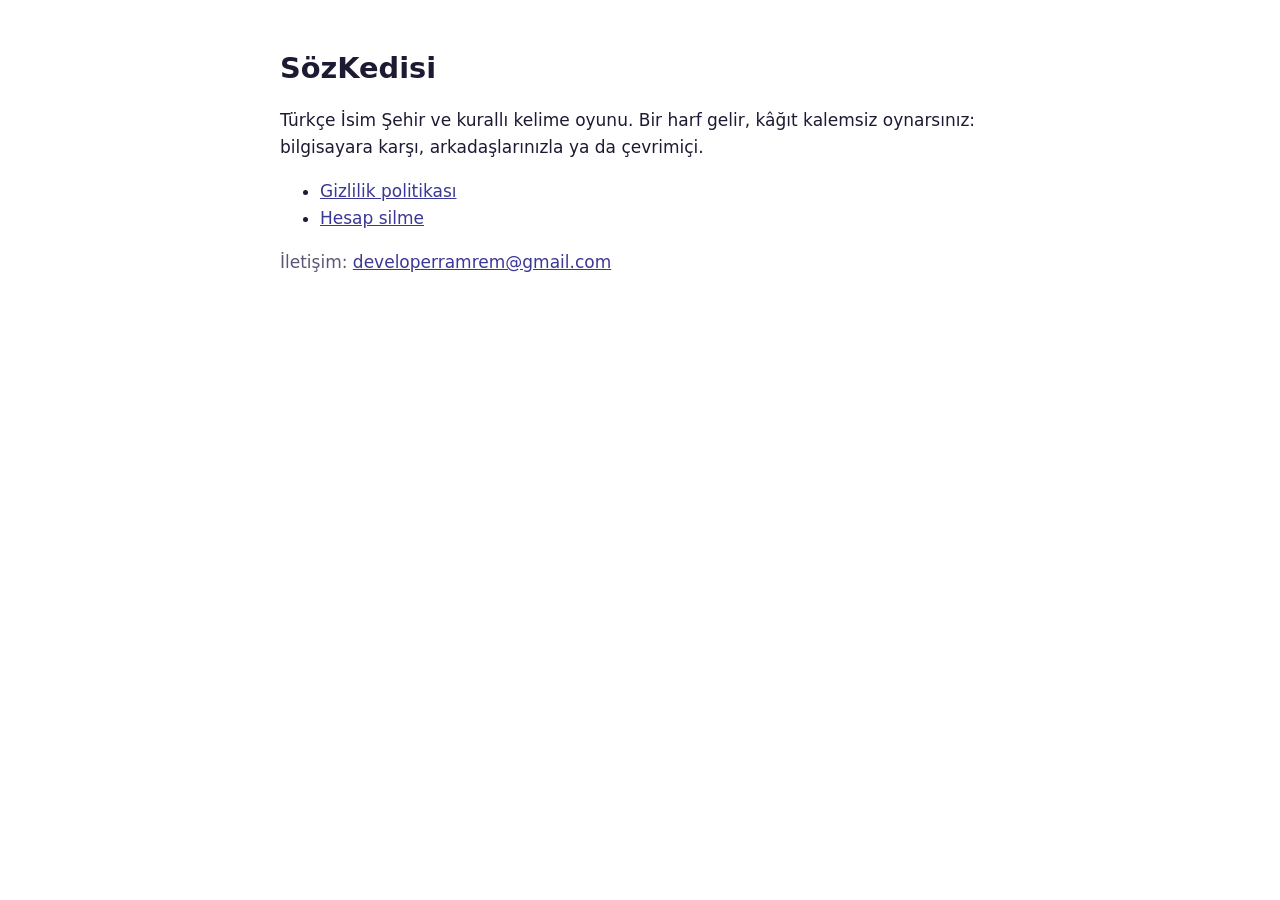
<file: index.html>
<!doctype html>
<html lang="tr">
<head>
<meta charset="utf-8">
<meta name="viewport" content="width=device-width, initial-scale=1">
<title>SözKedisi</title>
<link rel="stylesheet" href="style.css">
</head>
<body>
<main>
<h1>SözKedisi</h1>
<p>Türkçe İsim Şehir ve kurallı kelime oyunu. Bir harf gelir, kâğıt kalemsiz oynarsınız: bilgisayara karşı, arkadaşlarınızla ya da çevrimiçi.</p>
<ul>
<li><a href="gizlilik-politikasi.html">Gizlilik politikası</a></li>
<li><a href="hesap-silme.html">Hesap silme</a></li>
</ul>
<p class="muted">İletişim: <a href="mailto:developerramrem@gmail.com">developerramrem@gmail.com</a></p>
</main>
</body>
</html>
</file>
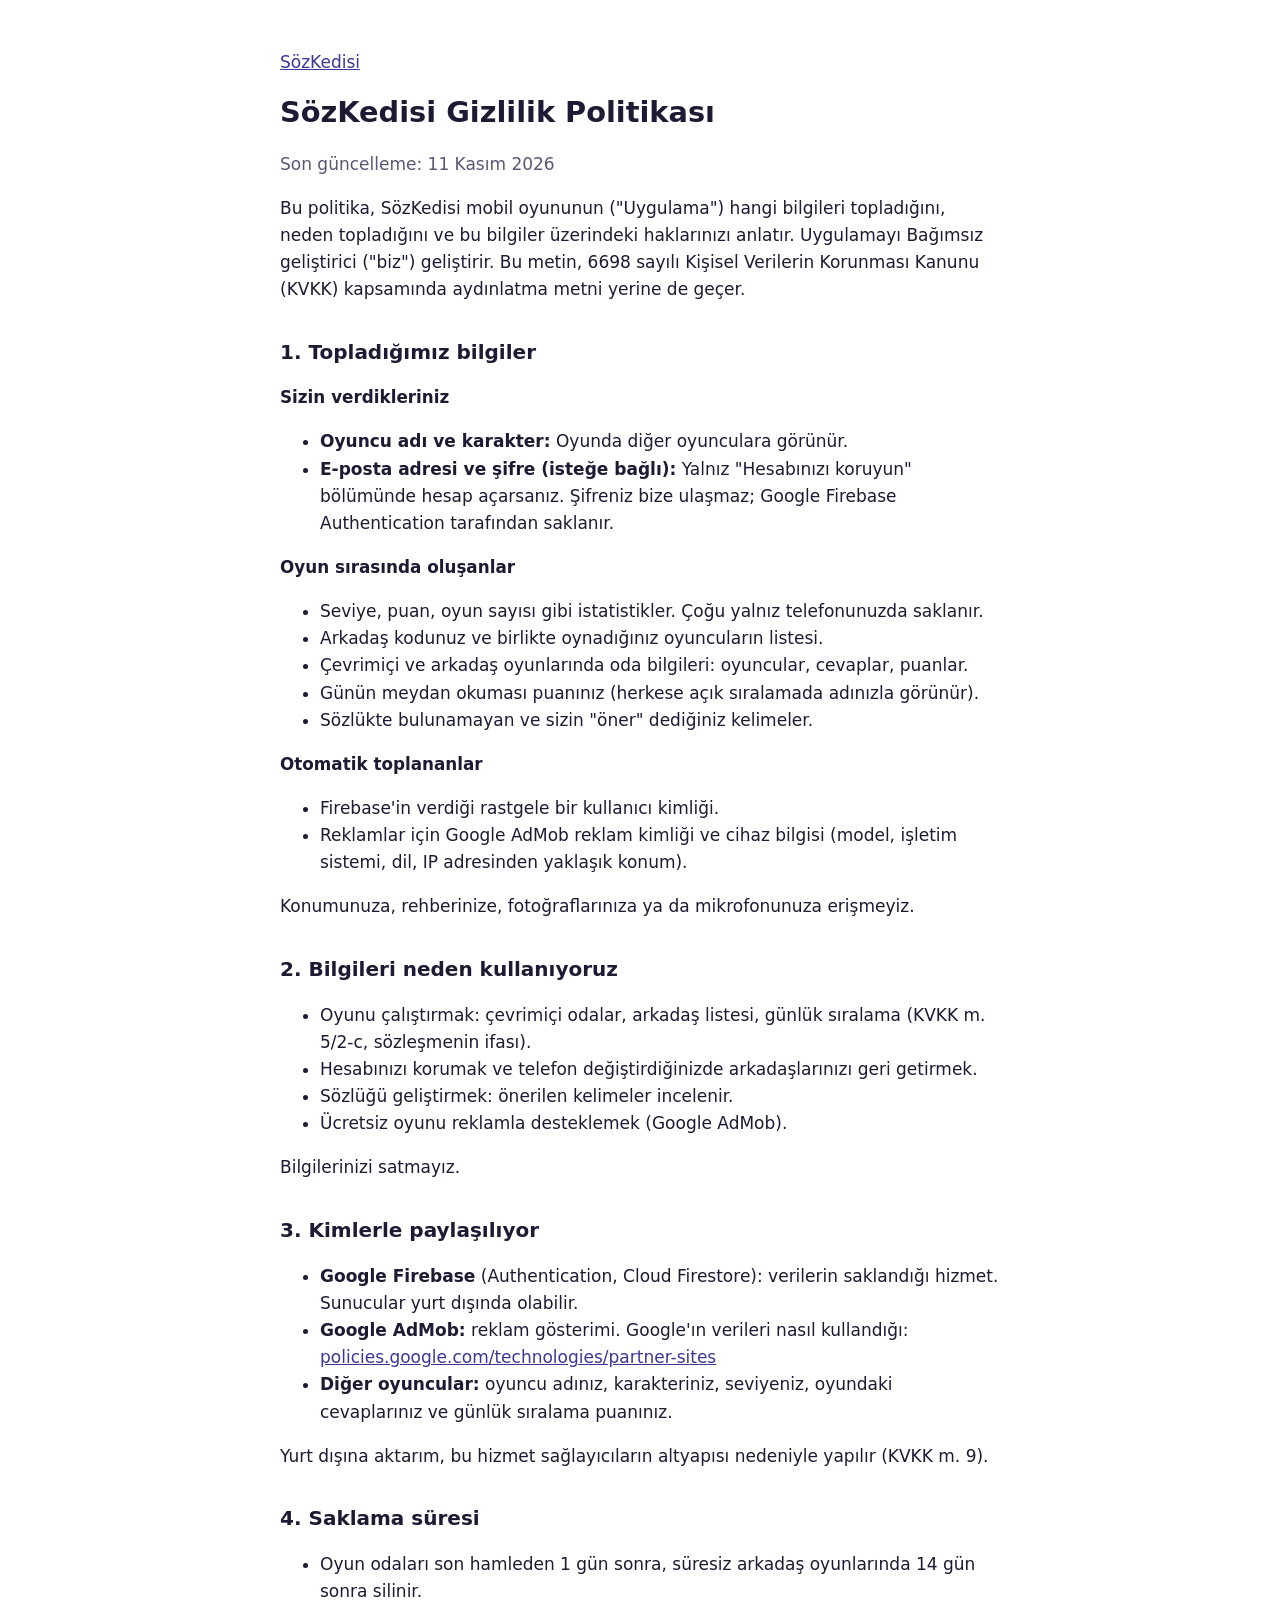
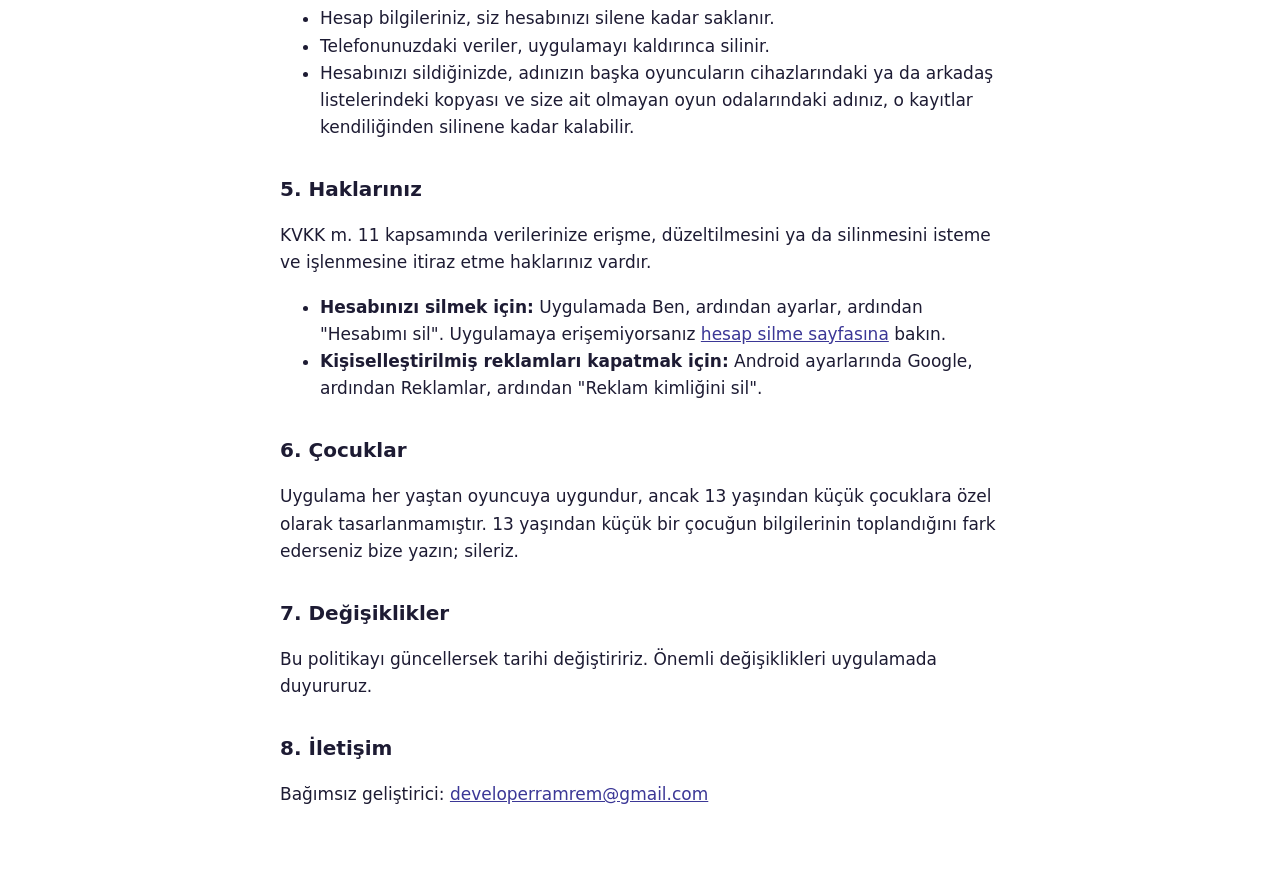
<file: gizlilik-politikasi.html>
<!doctype html>
<html lang="tr">
<head>
<meta charset="utf-8">
<meta name="viewport" content="width=device-width, initial-scale=1">
<title>SözKedisi Gizlilik Politikası</title>
<link rel="stylesheet" href="style.css">
</head>
<body>
<main>
<p><a href="./">SözKedisi</a></p>
<h1>SözKedisi Gizlilik Politikası</h1>
<p class="muted">Son güncelleme: 11 Kasım 2026</p>

<p>Bu politika, SözKedisi mobil oyununun ("Uygulama") hangi bilgileri topladığını, neden topladığını ve bu bilgiler üzerindeki haklarınızı anlatır. Uygulamayı Bağımsız geliştirici ("biz") geliştirir. Bu metin, 6698 sayılı Kişisel Verilerin Korunması Kanunu (KVKK) kapsamında aydınlatma metni yerine de geçer.</p>

<h2>1. Topladığımız bilgiler</h2>
<h3>Sizin verdikleriniz</h3>
<ul>
<li><strong>Oyuncu adı ve karakter:</strong> Oyunda diğer oyunculara görünür.</li>
<li><strong>E-posta adresi ve şifre (isteğe bağlı):</strong> Yalnız "Hesabınızı koruyun" bölümünde hesap açarsanız. Şifreniz bize ulaşmaz; Google Firebase Authentication tarafından saklanır.</li>
</ul>
<h3>Oyun sırasında oluşanlar</h3>
<ul>
<li>Seviye, puan, oyun sayısı gibi istatistikler. Çoğu yalnız telefonunuzda saklanır.</li>
<li>Arkadaş kodunuz ve birlikte oynadığınız oyuncuların listesi.</li>
<li>Çevrimiçi ve arkadaş oyunlarında oda bilgileri: oyuncular, cevaplar, puanlar.</li>
<li>Günün meydan okuması puanınız (herkese açık sıralamada adınızla görünür).</li>
<li>Sözlükte bulunamayan ve sizin "öner" dediğiniz kelimeler.</li>
</ul>
<h3>Otomatik toplananlar</h3>
<ul>
<li>Firebase'in verdiği rastgele bir kullanıcı kimliği.</li>
<li>Reklamlar için Google AdMob reklam kimliği ve cihaz bilgisi (model, işletim sistemi, dil, IP adresinden yaklaşık konum).</li>
</ul>
<p>Konumunuza, rehberinize, fotoğraflarınıza ya da mikrofonunuza erişmeyiz.</p>

<h2>2. Bilgileri neden kullanıyoruz</h2>
<ul>
<li>Oyunu çalıştırmak: çevrimiçi odalar, arkadaş listesi, günlük sıralama (KVKK m. 5/2-c, sözleşmenin ifası).</li>
<li>Hesabınızı korumak ve telefon değiştirdiğinizde arkadaşlarınızı geri getirmek.</li>
<li>Sözlüğü geliştirmek: önerilen kelimeler incelenir.</li>
<li>Ücretsiz oyunu reklamla desteklemek (Google AdMob).</li>
</ul>
<p>Bilgilerinizi satmayız.</p>

<h2>3. Kimlerle paylaşılıyor</h2>
<ul>
<li><strong>Google Firebase</strong> (Authentication, Cloud Firestore): verilerin saklandığı hizmet. Sunucular yurt dışında olabilir.</li>
<li><strong>Google AdMob:</strong> reklam gösterimi. Google'ın verileri nasıl kullandığı: <a href="https://policies.google.com/technologies/partner-sites">policies.google.com/technologies/partner-sites</a></li>
<li><strong>Diğer oyuncular:</strong> oyuncu adınız, karakteriniz, seviyeniz, oyundaki cevaplarınız ve günlük sıralama puanınız.</li>
</ul>
<p>Yurt dışına aktarım, bu hizmet sağlayıcıların altyapısı nedeniyle yapılır (KVKK m. 9).</p>

<h2>4. Saklama süresi</h2>
<ul>
<li>Oyun odaları son hamleden 1 gün sonra, süresiz arkadaş oyunlarında 14 gün sonra silinir.</li>
<li>Hesap bilgileriniz, siz hesabınızı silene kadar saklanır.</li>
<li>Telefonunuzdaki veriler, uygulamayı kaldırınca silinir.</li>
<li>Hesabınızı sildiğinizde, adınızın başka oyuncuların cihazlarındaki ya da arkadaş listelerindeki kopyası ve size ait olmayan oyun odalarındaki adınız, o kayıtlar kendiliğinden silinene kadar kalabilir.</li>
</ul>

<h2>5. Haklarınız</h2>
<p>KVKK m. 11 kapsamında verilerinize erişme, düzeltilmesini ya da silinmesini isteme ve işlenmesine itiraz etme haklarınız vardır.</p>
<ul>
<li><strong>Hesabınızı silmek için:</strong> Uygulamada Ben, ardından ayarlar, ardından "Hesabımı sil". Uygulamaya erişemiyorsanız <a href="hesap-silme.html">hesap silme sayfasına</a> bakın.</li>
<li><strong>Kişiselleştirilmiş reklamları kapatmak için:</strong> Android ayarlarında Google, ardından Reklamlar, ardından "Reklam kimliğini sil".</li>
</ul>

<h2>6. Çocuklar</h2>
<p>Uygulama her yaştan oyuncuya uygundur, ancak 13 yaşından küçük çocuklara özel olarak tasarlanmamıştır. 13 yaşından küçük bir çocuğun bilgilerinin toplandığını fark ederseniz bize yazın; sileriz.</p>

<h2>7. Değişiklikler</h2>
<p>Bu politikayı güncellersek tarihi değiştiririz. Önemli değişiklikleri uygulamada duyururuz.</p>

<h2>8. İletişim</h2>
<p>Bağımsız geliştirici: <a href="mailto:developerramrem@gmail.com">developerramrem@gmail.com</a></p>
</main>
</body>
</html>
</file>
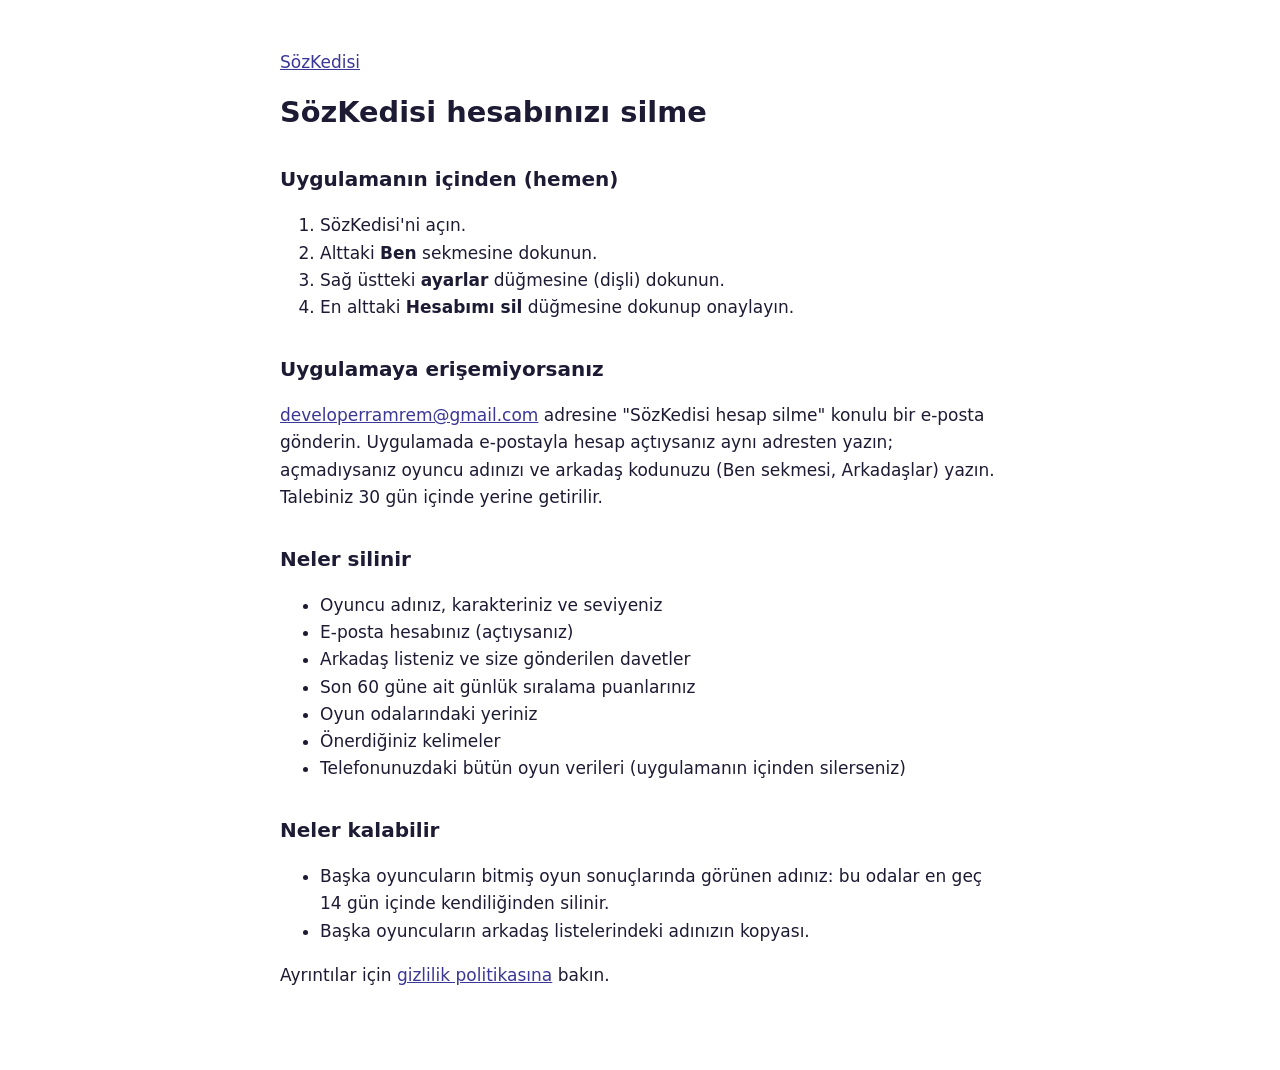
<file: hesap-silme.html>
<!doctype html>
<html lang="tr">
<head>
<meta charset="utf-8">
<meta name="viewport" content="width=device-width, initial-scale=1">
<title>SözKedisi Hesap Silme</title>
<link rel="stylesheet" href="style.css">
</head>
<body>
<main>
<p><a href="./">SözKedisi</a></p>
<h1>SözKedisi hesabınızı silme</h1>

<h2>Uygulamanın içinden (hemen)</h2>
<ol>
<li>SözKedisi'ni açın.</li>
<li>Alttaki <strong>Ben</strong> sekmesine dokunun.</li>
<li>Sağ üstteki <strong>ayarlar</strong> düğmesine (dişli) dokunun.</li>
<li>En alttaki <strong>Hesabımı sil</strong> düğmesine dokunup onaylayın.</li>
</ol>

<h2>Uygulamaya erişemiyorsanız</h2>
<p><a href="mailto:developerramrem@gmail.com?subject=SözKedisi%20hesap%20silme">developerramrem@gmail.com</a> adresine "SözKedisi hesap silme" konulu bir e-posta gönderin. Uygulamada e-postayla hesap açtıysanız aynı adresten yazın; açmadıysanız oyuncu adınızı ve arkadaş kodunuzu (Ben sekmesi, Arkadaşlar) yazın. Talebiniz 30 gün içinde yerine getirilir.</p>

<h2>Neler silinir</h2>
<ul>
<li>Oyuncu adınız, karakteriniz ve seviyeniz</li>
<li>E-posta hesabınız (açtıysanız)</li>
<li>Arkadaş listeniz ve size gönderilen davetler</li>
<li>Son 60 güne ait günlük sıralama puanlarınız</li>
<li>Oyun odalarındaki yeriniz</li>
<li>Önerdiğiniz kelimeler</li>
<li>Telefonunuzdaki bütün oyun verileri (uygulamanın içinden silerseniz)</li>
</ul>

<h2>Neler kalabilir</h2>
<ul>
<li>Başka oyuncuların bitmiş oyun sonuçlarında görünen adınız: bu odalar en geç 14 gün içinde kendiliğinden silinir.</li>
<li>Başka oyuncuların arkadaş listelerindeki adınızın kopyası.</li>
</ul>

<p>Ayrıntılar için <a href="gizlilik-politikasi.html">gizlilik politikasına</a> bakın.</p>
</main>
</body>
</html>
</file>
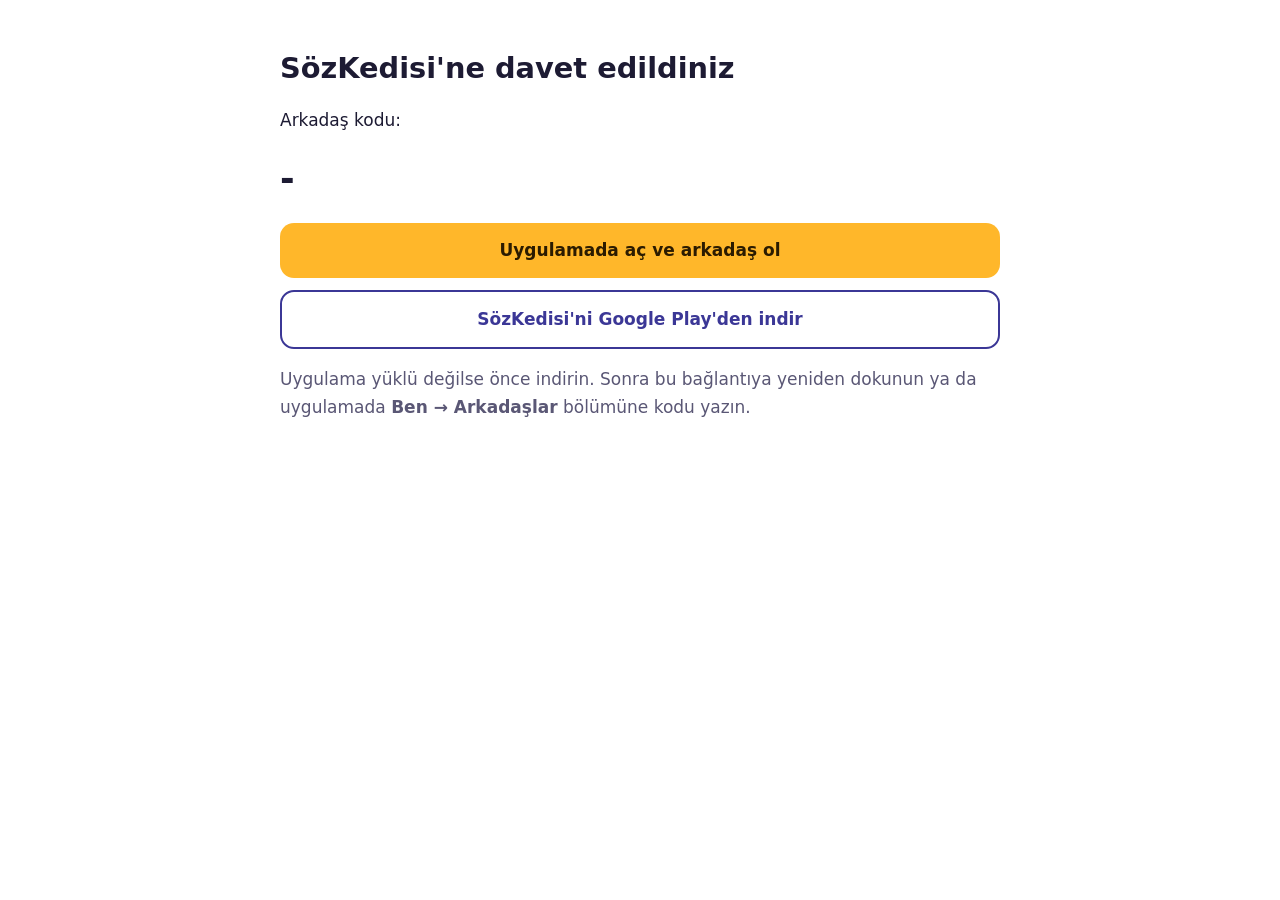
<file: katil.html>
<!doctype html>
<html lang="tr">
<head>
<meta charset="utf-8">
<meta name="viewport" content="width=device-width, initial-scale=1">
<meta name="robots" content="noindex">
<title>SözKedisi daveti</title>
<link rel="stylesheet" href="style.css">
<style>
  .code { font-size: 2.2rem; font-weight: 800; letter-spacing: .3rem; margin: .2rem 0 1rem; }
  .btn { display: block; text-align: center; padding: 14px 18px; border-radius: 14px; font-weight: 700; text-decoration: none; margin: 12px 0; }
  .primary { background: #ffb72a; color: #2b1b00; }
  .secondary { border: 2px solid var(--link); color: var(--link); }
</style>
</head>
<body>
<main>
<h1 id="title">SözKedisi'ne davet edildiniz</h1>
<p id="label">Kod:</p>
<p class="code" id="code">-</p>
<a class="btn primary" id="open" href="#">Uygulamada aç</a>
<a class="btn secondary" href="https://play.google.com/store/apps/details?id=com.ramrems.sozkedisi">SözKedisi'ni Google Play'den indir</a>
<p class="muted" id="help"></p>
</main>
<script>
  // ?kod=AB12C opens a room (sozkedisi://join/<code>); ?arkadas=8ZGKAJ sends a friend
  // request (sozkedisi://friend/<code>). Without the app, Android goes to Google Play.
  var params = new URLSearchParams(location.search);
  function clean(v) { return (v || '').replace(/[^A-Za-z0-9]/g, '').toUpperCase().slice(0, 8); }
  var room = clean(params.get('kod'));
  var friend = clean(params.get('arkadas'));
  var play = 'https://play.google.com/store/apps/details?id=com.ramrems.sozkedisi';
  var host = room ? 'join' : 'friend';
  var code = room || friend;
  if (room) {
    document.getElementById('title').textContent = 'SözKedisi odasına davet edildiniz';
    document.getElementById('label').textContent = 'Oda kodu:';
    document.getElementById('open').textContent = 'Uygulamada aç ve odaya katıl';
    document.getElementById('help').innerHTML = 'Uygulama yüklü değilse önce indirin. Sonra bu bağlantıya yeniden dokunun ya da uygulamada <b>Oda koduyla katıl</b> deyip kodu yazın.';
  } else {
    document.getElementById('label').textContent = 'Arkadaş kodu:';
    document.getElementById('open').textContent = 'Uygulamada aç ve arkadaş ol';
    document.getElementById('help').innerHTML = 'Uygulama yüklü değilse önce indirin. Sonra bu bağlantıya yeniden dokunun ya da uygulamada <b>Ben → Arkadaşlar</b> bölümüne kodu yazın.';
  }
  document.getElementById('code').textContent = code || '-';
  var link = document.getElementById('open');
  if (/android/i.test(navigator.userAgent) && code) {
    link.href = 'intent://' + host + '/' + code + '#Intent;scheme=sozkedisi;package=com.ramrems.sozkedisi;S.browser_fallback_url=' + encodeURIComponent(play) + ';end';
    setTimeout(function () { location.href = link.href; }, 300);
  } else {
    link.href = play;
  }
</script>
</body>
</html>
</file>
<file: style.css>
:root { --bg: #ffffff; --text: #1d1b33; --muted: #5a5775; --link: #3b3796; }
@media (prefers-color-scheme: dark) { :root { --bg: #1b1a3a; --text: #f4f3fb; --muted: #b3b1d1; --link: #ffb72a; } }
body { margin: 0; background: var(--bg); color: var(--text); font: 17px/1.6 system-ui, -apple-system, "Segoe UI", Roboto, sans-serif; }
main { max-width: 720px; margin: 0 auto; padding: 32px 16px 64px; }
h1 { font-size: 1.8rem; line-height: 1.25; }
h2 { font-size: 1.25rem; margin-top: 2rem; }
h3 { font-size: 1.05rem; }
a { color: var(--link); }
.muted { color: var(--muted); }
</file>
